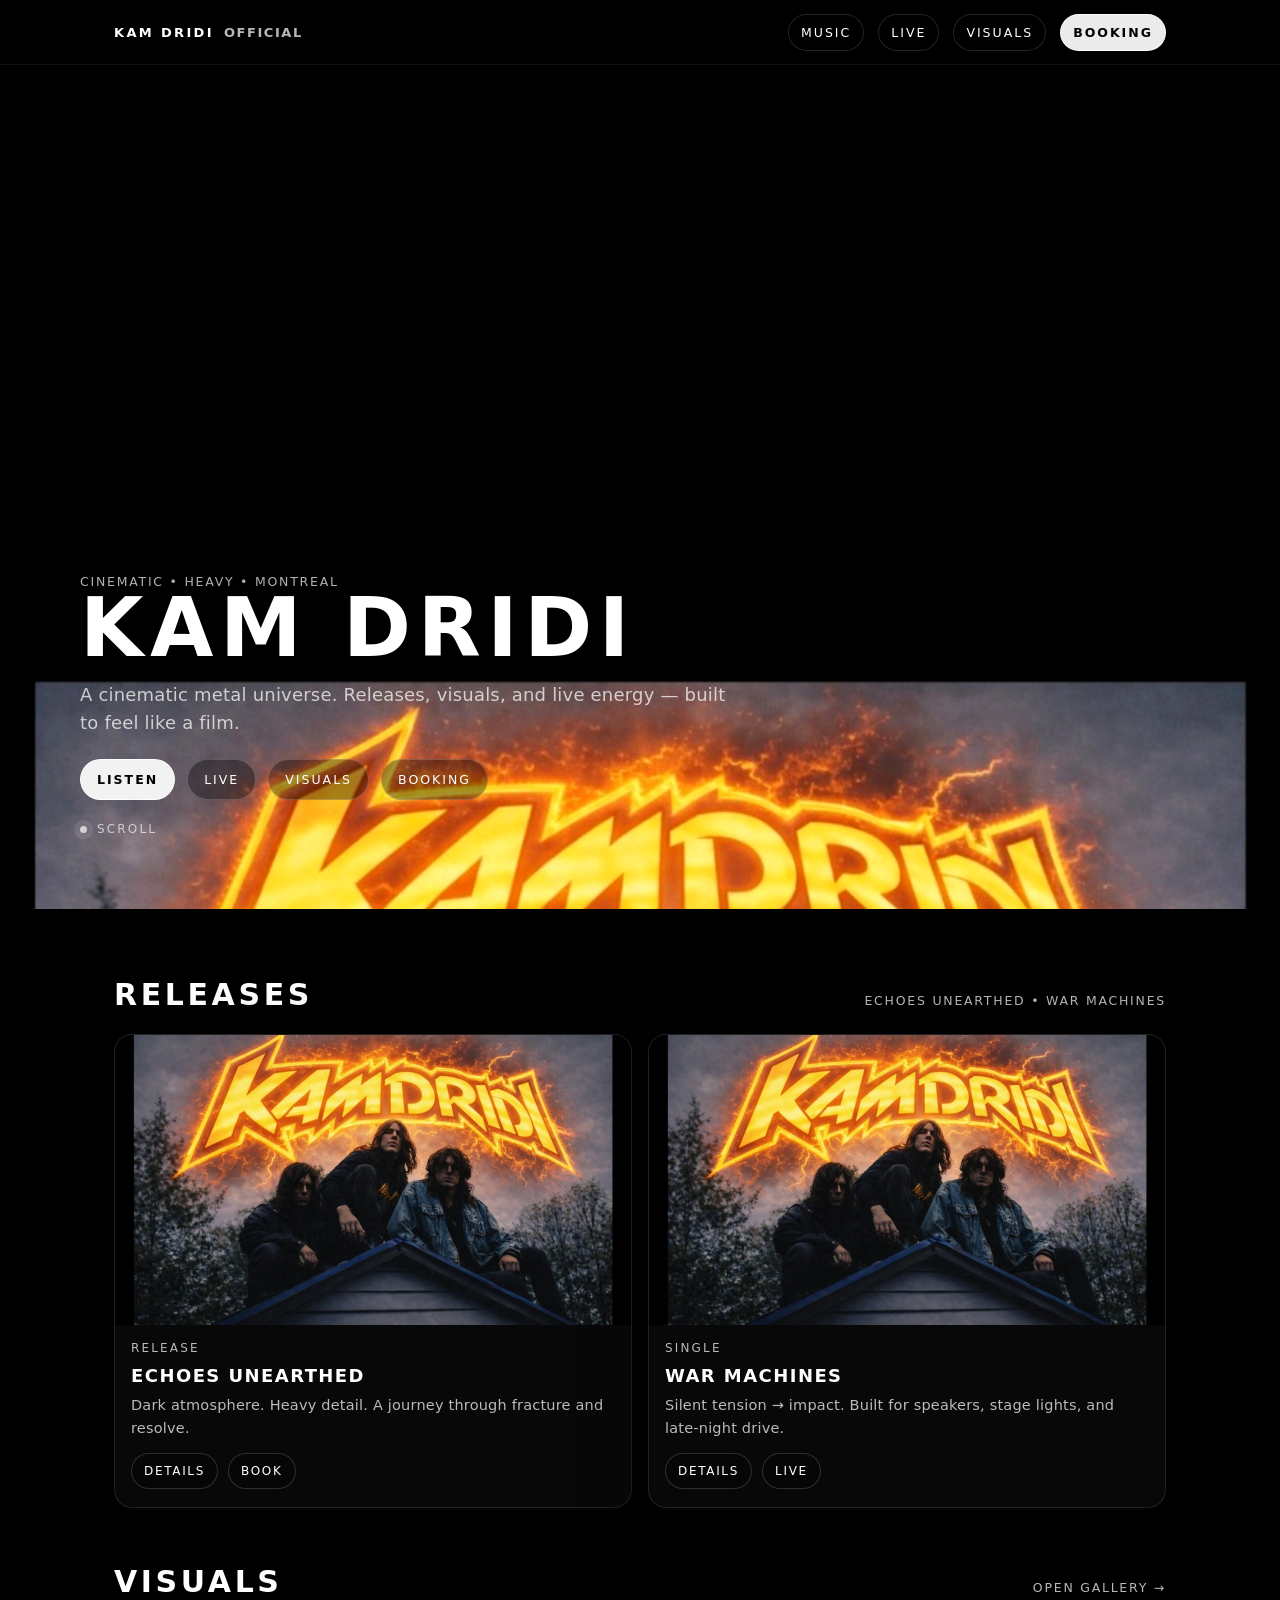
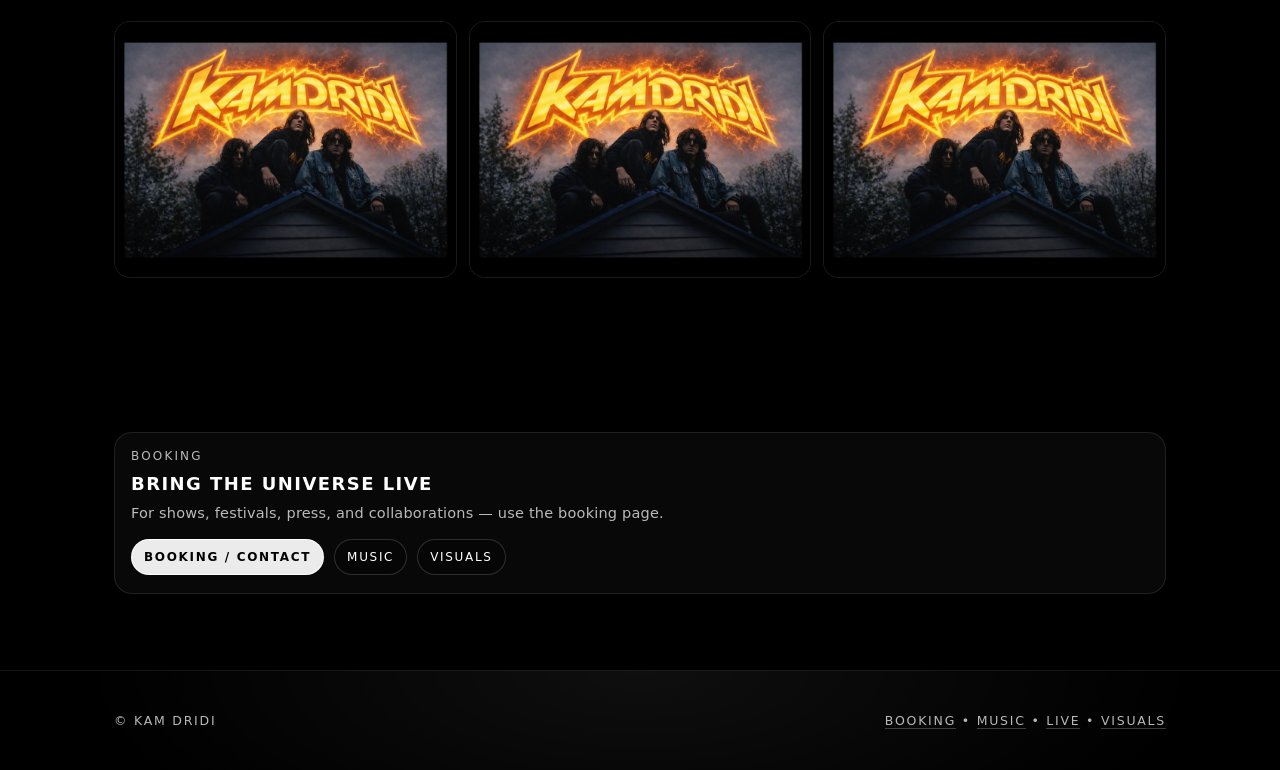
<file: index.html>
<!doctype html>
<html lang="en">
<head>
  <meta charset="utf-8" />
  <meta name="viewport" content="width=device-width, initial-scale=1" />
  <title>Kam Dridi — Official</title>
  <meta name="description" content="Kam Dridi — cinematic metal universe. Music, live, visuals, booking."/>
  <link rel="stylesheet" href="style.css" />
</head>
<body>
  <header class="nav">
    <div class="container nav-inner">
      <a class="brand" href="index.html">KAM DRIDI <span>OFFICIAL</span></a>
      <nav class="nav-links">
        <a href="music.html">Music</a>
        <a href="live.html">Live</a>
        <a href="visuals.html">Visuals</a>
        <a class="primary" href="booking.html">Booking</a>
      </nav>
    </div>
  </header>

  <main>
    <section class="hero" id="top">
      <div class="hero-media">
        <img src="assets/images/hero-kamdridi-fire.jpg" alt="Kam Dridi hero" />
      </div>
      <div class="container hero-inner">
        <div class="small">Cinematic • Heavy • Montreal</div>
        <h1 class="hero-title">KAM DRIDI</h1>
        <p class="hero-sub">
          A cinematic metal universe. Releases, visuals, and live energy — built to feel like a film.
        </p>
        <div class="hero-cta">
          <a class="btn primary" href="music.html">Listen</a>
          <a class="btn" href="live.html">Live</a>
          <a class="btn" href="visuals.html">Visuals</a>
          <a class="btn" href="booking.html">Booking</a>
        </div>
        <div class="scrollcue"><span class="dot"></span> Scroll</div>
      </div>
    </section>

    <section class="section">
      <div class="container">
        <div class="section-title">
          <h2>Releases</h2>
          <div class="small">Echoes Unearthed • War Machines</div>
        </div>

        <div class="cards">
          <article class="card span-6">
            <div class="card-media">
              <img src="assets/images/echoes-unearthed.jpg" alt="Echoes Unearthed cover"/>
            </div>
            <div class="card-body">
              <p class="card-kicker">Release</p>
              <h3 class="card-title">Echoes Unearthed</h3>
              <p class="card-text">Dark atmosphere. Heavy detail. A journey through fracture and resolve.</p>
              <div class="card-actions">
                <a href="music.html#echoes">Details</a>
                <a href="booking.html">Book</a>
              </div>
            </div>
          </article>

          <article class="card span-6">
            <div class="card-media">
              <img src="assets/images/war-machines.jpg" alt="War Machines cover"/>
            </div>
            <div class="card-body">
              <p class="card-kicker">Single</p>
              <h3 class="card-title">War Machines</h3>
              <p class="card-text">Silent tension → impact. Built for speakers, stage lights, and late-night drive.</p>
              <div class="card-actions">
                <a href="music.html#war">Details</a>
                <a href="live.html">Live</a>
              </div>
            </div>
          </article>
        </div>

        <div class="spacer"></div>

        <div class="section-title">
          <h2>Visuals</h2>
          <a class="small" href="visuals.html">Open gallery →</a>
        </div>

        <div class="gallery">
          <a class="tile" href="visuals.html#v1"><img src="assets/images/hero-kamdridi-fire.jpg" alt="Visual 1"/></a>
          <a class="tile" href="visuals.html#v2"><img src="assets/images/echoes-unearthed.jpg" alt="Visual 2"/></a>
          <a class="tile" href="visuals.html#v3"><img src="assets/images/war-machines.jpg" alt="Visual 3"/></a>
        </div>
      </div>
    </section>

    <section class="section">
      <div class="container">
        <div class="card span-12">
          <div class="card-body">
            <p class="card-kicker">Booking</p>
            <h3 class="card-title">Bring the universe live</h3>
            <p class="card-text">For shows, festivals, press, and collaborations — use the booking page.</p>
            <div class="card-actions">
              <a class="btn primary" href="booking.html">Booking / Contact</a>
              <a class="btn" href="music.html">Music</a>
              <a class="btn" href="visuals.html">Visuals</a>
            </div>
          </div>
        </div>
      </div>
    </section>
  </main>

  <footer class="footer">
    <div class="container footer-grid">
      <div class="small">© Kam Dridi</div>
      <div class="small">
        <a href="booking.html">Booking</a> •
        <a href="music.html">Music</a> •
        <a href="live.html">Live</a> •
        <a href="visuals.html">Visuals</a>
      </div>
    </div>
  </footer>
</body>
</html>
</file>
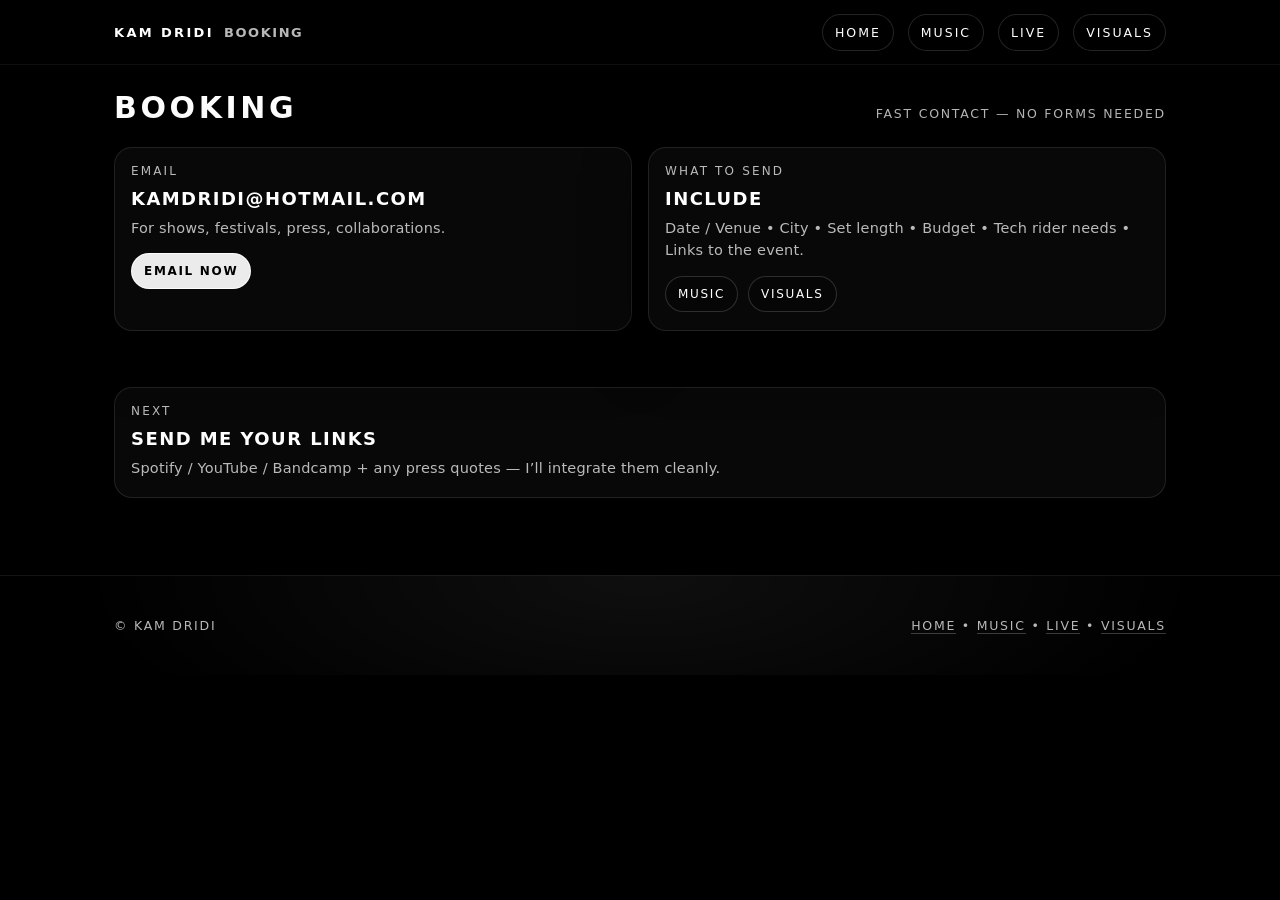
<file: booking.html>
<!doctype html>
<html lang="en">
<head>
  <meta charset="utf-8" />
  <meta name="viewport" content="width=device-width, initial-scale=1" />
  <title>Kam Dridi — Booking</title>
  <meta name="description" content="Kam Dridi booking and contact."/>
  <link rel="stylesheet" href="style.css" />
</head>
<body>
  <header class="nav">
    <div class="container nav-inner">
      <a class="brand" href="index.html">KAM DRIDI <span>BOOKING</span></a>
      <nav class="nav-links">
        <a href="index.html">Home</a>
        <a href="music.html">Music</a>
        <a href="live.html">Live</a>
        <a href="visuals.html">Visuals</a>
      </nav>
    </div>
  </header>

  <main class="section" style="padding-top:90px">
    <div class="container">
      <div class="section-title">
        <h2>Booking</h2>
        <div class="small">Fast contact — no forms needed</div>
      </div>

      <div class="cards">
        <article class="card span-6">
          <div class="card-body">
            <p class="card-kicker">Email</p>
            <h3 class="card-title">kamdridi@hotmail.com</h3>
            <p class="card-text">For shows, festivals, press, collaborations.</p>
            <div class="card-actions">
              <a class="btn primary" href="mailto:kamdridi@hotmail.com?subject=Booking%20-%20Kam%20Dridi">Email now</a>
            </div>
          </div>
        </article>

        <article class="card span-6">
          <div class="card-body">
            <p class="card-kicker">What to send</p>
            <h3 class="card-title">Include</h3>
            <p class="card-text">
              Date / Venue • City • Set length • Budget • Tech rider needs • Links to the event.
            </p>
            <div class="card-actions">
              <a href="music.html">Music</a>
              <a href="visuals.html">Visuals</a>
            </div>
          </div>
        </article>
      </div>

      <div class="spacer"></div>

      <div class="card span-12">
        <div class="card-body">
          <p class="card-kicker">Next</p>
          <h3 class="card-title">Send me your links</h3>
          <p class="card-text">Spotify / YouTube / Bandcamp + any press quotes — I’ll integrate them cleanly.</p>
        </div>
      </div>

    </div>
  </main>

  <footer class="footer">
    <div class="container footer-grid">
      <div class="small">© Kam Dridi</div>
      <div class="small"><a href="index.html">Home</a> • <a href="music.html">Music</a> • <a href="live.html">Live</a> • <a href="visuals.html">Visuals</a></div>
    </div>
  </footer>
</body>
</html>
</file>
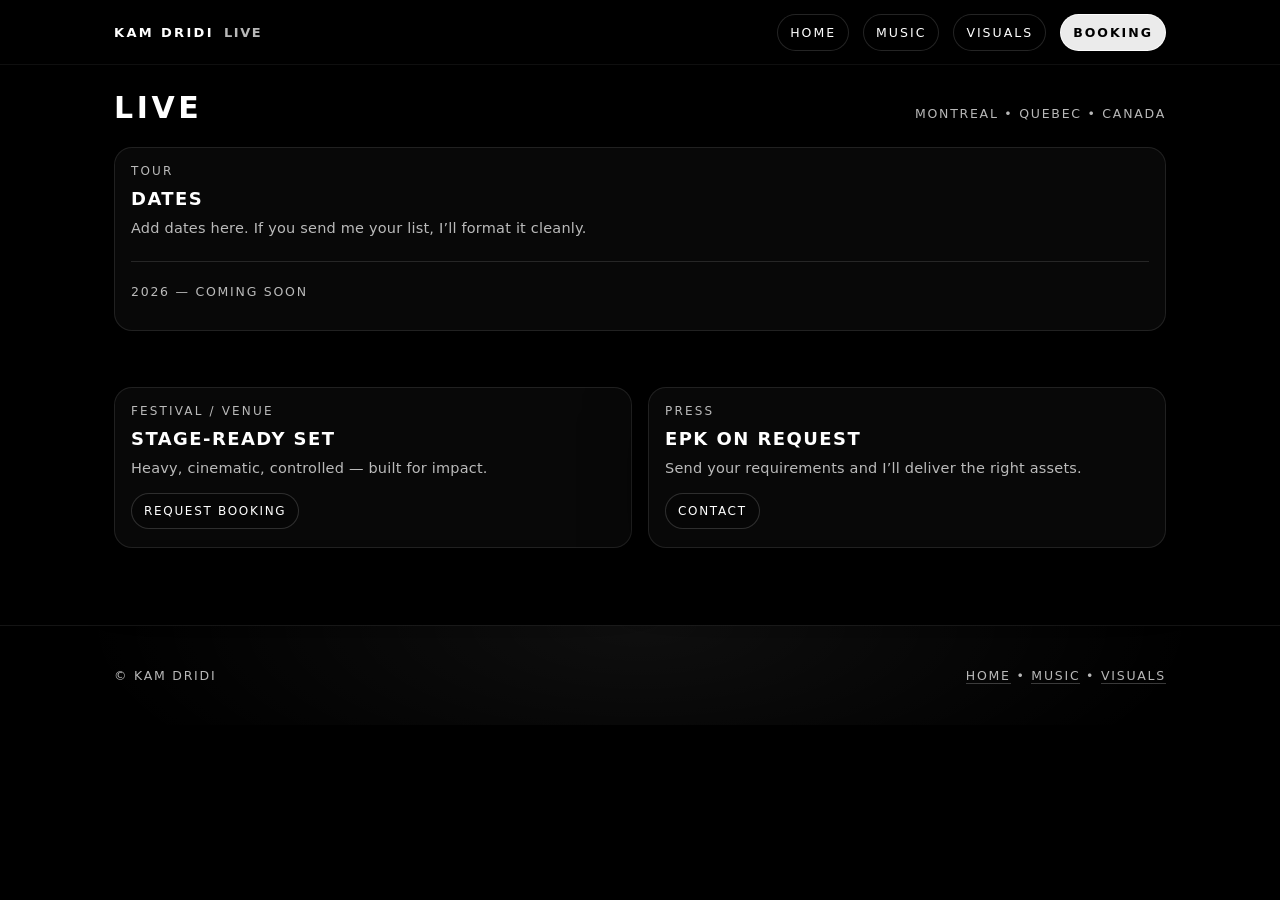
<file: live.html>
<!doctype html>
<html lang="en">
<head>
  <meta charset="utf-8" />
  <meta name="viewport" content="width=device-width, initial-scale=1" />
  <title>Kam Dridi — Live</title>
  <meta name="description" content="Kam Dridi live — dates and booking."/>
  <link rel="stylesheet" href="style.css" />
</head>
<body>
  <header class="nav">
    <div class="container nav-inner">
      <a class="brand" href="index.html">KAM DRIDI <span>LIVE</span></a>
      <nav class="nav-links">
        <a href="index.html">Home</a>
        <a href="music.html">Music</a>
        <a href="visuals.html">Visuals</a>
        <a class="primary" href="booking.html">Booking</a>
      </nav>
    </div>
  </header>

  <main class="section" style="padding-top:90px">
    <div class="container">
      <div class="section-title">
        <h2>Live</h2>
        <div class="small">Montreal • Quebec • Canada</div>
      </div>

      <div class="card span-12">
        <div class="card-body">
          <p class="card-kicker">Tour</p>
          <h3 class="card-title">Dates</h3>
          <p class="card-text">Add dates here. If you send me your list, I’ll format it cleanly.</p>
          <div class="hr"></div>
          <p class="small">2026 — coming soon</p>
        </div>
      </div>

      <div class="spacer"></div>

      <div class="cards">
        <article class="card span-6">
          <div class="card-body">
            <p class="card-kicker">Festival / venue</p>
            <h3 class="card-title">Stage-ready set</h3>
            <p class="card-text">Heavy, cinematic, controlled — built for impact.</p>
            <div class="card-actions">
              <a href="booking.html">Request booking</a>
            </div>
          </div>
        </article>
        <article class="card span-6">
          <div class="card-body">
            <p class="card-kicker">Press</p>
            <h3 class="card-title">EPK on request</h3>
            <p class="card-text">Send your requirements and I’ll deliver the right assets.</p>
            <div class="card-actions">
              <a href="booking.html">Contact</a>
            </div>
          </div>
        </article>
      </div>
    </div>
  </main>

  <footer class="footer">
    <div class="container footer-grid">
      <div class="small">© Kam Dridi</div>
      <div class="small"><a href="index.html">Home</a> • <a href="music.html">Music</a> • <a href="visuals.html">Visuals</a></div>
    </div>
  </footer>
</body>
</html>
</file>
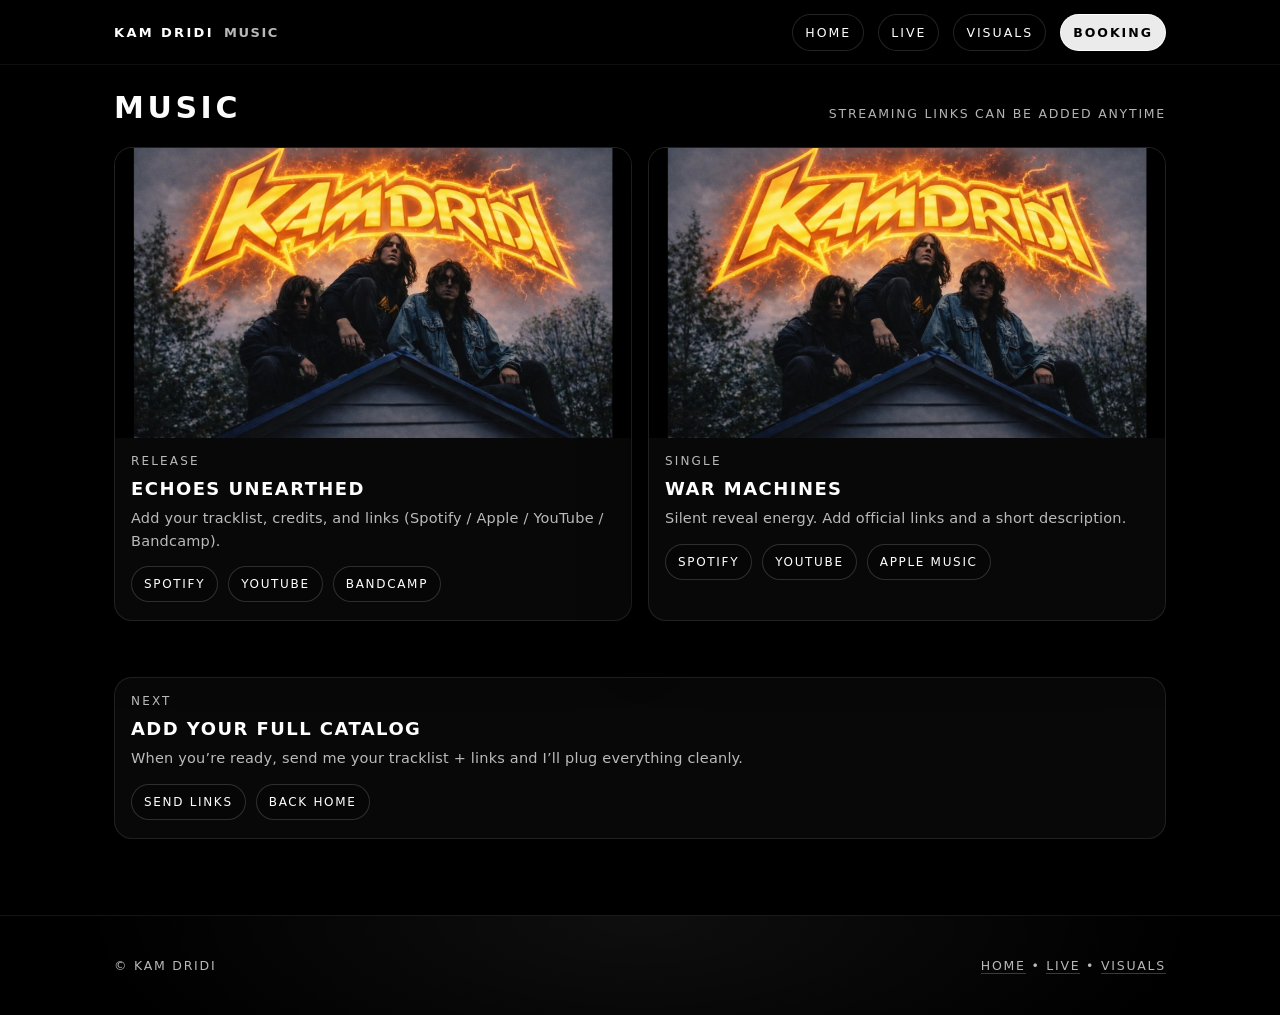
<file: music.html>
<!doctype html>
<html lang="en">
<head>
  <meta charset="utf-8" />
  <meta name="viewport" content="width=device-width, initial-scale=1" />
  <title>Kam Dridi — Music</title>
  <meta name="description" content="Kam Dridi music — releases and streaming links."/>
  <link rel="stylesheet" href="style.css" />
</head>
<body>
  <header class="nav">
    <div class="container nav-inner">
      <a class="brand" href="index.html">KAM DRIDI <span>MUSIC</span></a>
      <nav class="nav-links">
        <a href="index.html">Home</a>
        <a href="live.html">Live</a>
        <a href="visuals.html">Visuals</a>
        <a class="primary" href="booking.html">Booking</a>
      </nav>
    </div>
  </header>

  <main class="section" style="padding-top:90px">
    <div class="container">
      <div class="section-title">
        <h2>Music</h2>
        <div class="small">Streaming links can be added anytime</div>
      </div>

      <div class="cards" id="echoes">
        <article class="card span-6">
          <div class="card-media"><img src="assets/images/echoes-unearthed.jpg" alt="Echoes Unearthed"/></div>
          <div class="card-body">
            <p class="card-kicker">Release</p>
            <h3 class="card-title">Echoes Unearthed</h3>
            <p class="card-text">Add your tracklist, credits, and links (Spotify / Apple / YouTube / Bandcamp).</p>
            <div class="card-actions">
              <a href="#" title="Replace with your link">Spotify</a>
              <a href="#" title="Replace with your link">YouTube</a>
              <a href="#" title="Replace with your link">Bandcamp</a>
            </div>
          </div>
        </article>

        <article class="card span-6" id="war">
          <div class="card-media"><img src="assets/images/war-machines.jpg" alt="War Machines"/></div>
          <div class="card-body">
            <p class="card-kicker">Single</p>
            <h3 class="card-title">War Machines</h3>
            <p class="card-text">Silent reveal energy. Add official links and a short description.</p>
            <div class="card-actions">
              <a href="#" title="Replace with your link">Spotify</a>
              <a href="#" title="Replace with your link">YouTube</a>
              <a href="#" title="Replace with your link">Apple Music</a>
            </div>
          </div>
        </article>
      </div>

      <div class="spacer"></div>
      <div class="card span-12">
        <div class="card-body">
          <p class="card-kicker">Next</p>
          <h3 class="card-title">Add your full catalog</h3>
          <p class="card-text">When you’re ready, send me your tracklist + links and I’ll plug everything cleanly.</p>
          <div class="card-actions">
            <a class="btn" href="booking.html">Send links</a>
            <a class="btn" href="index.html">Back home</a>
          </div>
        </div>
      </div>

    </div>
  </main>

  <footer class="footer">
    <div class="container footer-grid">
      <div class="small">© Kam Dridi</div>
      <div class="small"><a href="index.html">Home</a> • <a href="live.html">Live</a> • <a href="visuals.html">Visuals</a></div>
    </div>
  </footer>
</body>
</html>
</file>
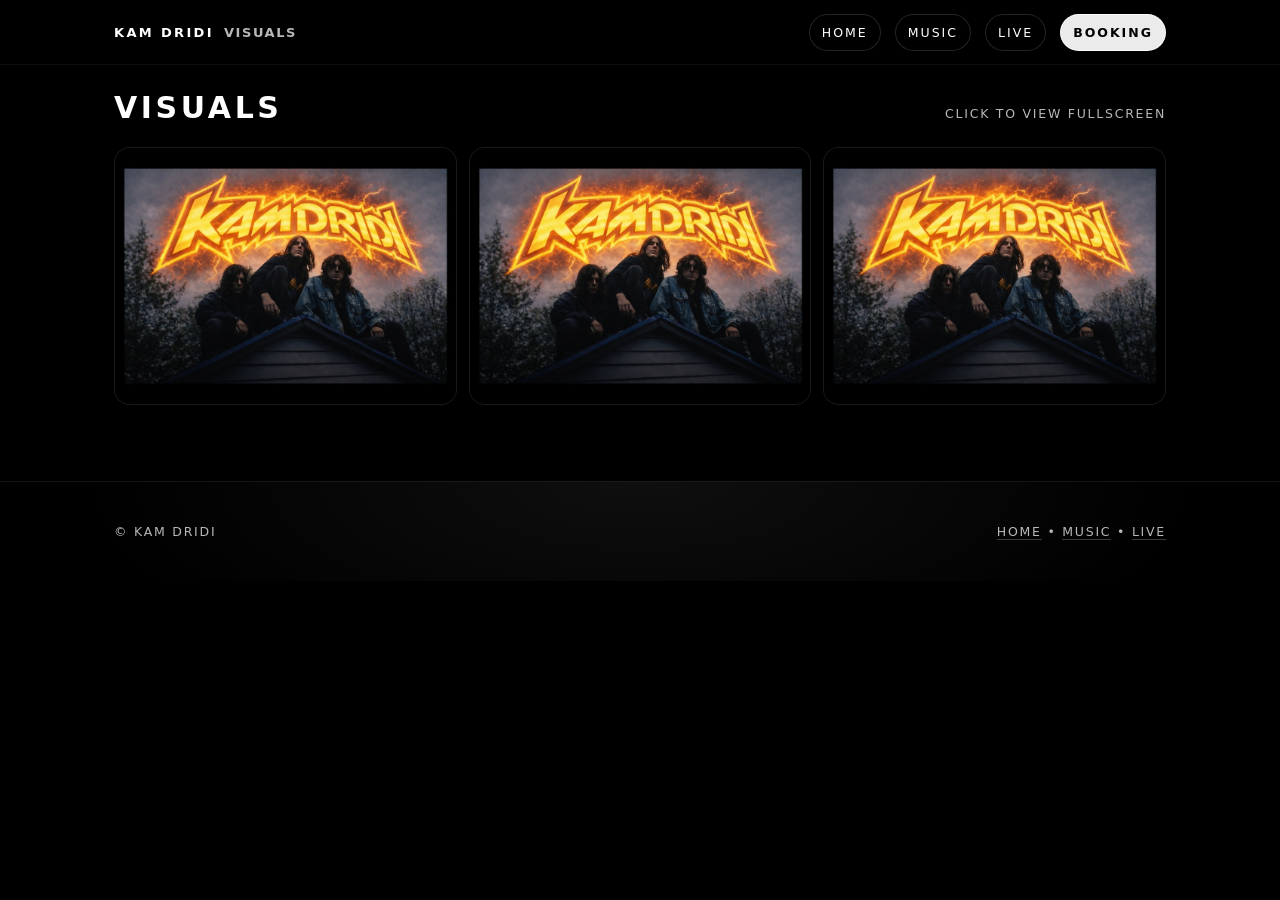
<file: visuals.html>
<!doctype html>
<html lang="en">
<head>
  <meta charset="utf-8" />
  <meta name="viewport" content="width=device-width, initial-scale=1" />
  <title>Kam Dridi — Visuals</title>
  <meta name="description" content="Kam Dridi visuals — gallery."/>
  <link rel="stylesheet" href="style.css" />
</head>
<body>
  <header class="nav">
    <div class="container nav-inner">
      <a class="brand" href="index.html">KAM DRIDI <span>VISUALS</span></a>
      <nav class="nav-links">
        <a href="index.html">Home</a>
        <a href="music.html">Music</a>
        <a href="live.html">Live</a>
        <a class="primary" href="booking.html">Booking</a>
      </nav>
    </div>
  </header>

  <main class="section" style="padding-top:90px">
    <div class="container">
      <div class="section-title">
        <h2>Visuals</h2>
        <div class="small">Click to view fullscreen</div>
      </div>

      <div class="gallery">
        <a class="tile" href="#v1"><img src="assets/images/hero-kamdridi-fire.jpg" alt="Kam Dridi Visual 1"/></a>
        <a class="tile" href="#v2"><img src="assets/images/echoes-unearthed.jpg" alt="Kam Dridi Visual 2"/></a>
        <a class="tile" href="#v3"><img src="assets/images/war-machines.jpg" alt="Kam Dridi Visual 3"/></a>
      </div>
    </div>
  </main>

  <!-- Lightboxes -->
  <section id="v1" class="lightbox">
    <a class="lightbox-close" href="visuals.html">Close</a>
    <div class="lightbox-inner"><img src="assets/images/hero-kamdridi-fire.jpg" alt="Kam Dridi Visual 1 fullscreen"/></div>
  </section>

  <section id="v2" class="lightbox">
    <a class="lightbox-close" href="visuals.html">Close</a>
    <div class="lightbox-inner"><img src="assets/images/echoes-unearthed.jpg" alt="Kam Dridi Visual 2 fullscreen"/></div>
  </section>

  <section id="v3" class="lightbox">
    <a class="lightbox-close" href="visuals.html">Close</a>
    <div class="lightbox-inner"><img src="assets/images/war-machines.jpg" alt="Kam Dridi Visual 3 fullscreen"/></div>
  </section>

  <footer class="footer">
    <div class="container footer-grid">
      <div class="small">© Kam Dridi</div>
      <div class="small"><a href="index.html">Home</a> • <a href="music.html">Music</a> • <a href="live.html">Live</a></div>
    </div>
  </footer>
</body>
</html>
</file>
<file: style.css>
/* KAM DRIDI — V9 RICH (no JS) */
:root{
  --bg:#000;
  --fg:#fff;
  --muted:rgba(255,255,255,.72);
  --line:rgba(255,255,255,.12);
  --shadow: 0 18px 60px rgba(0,0,0,.55);
  --max: 1120px;
  --pad: clamp(18px, 3vw, 34px);
  --radius: 18px;
  --accent: rgba(255,255,255,.92);
}

*{box-sizing:border-box}
html,body{height:100%}
body{
  margin:0;
  background:var(--bg);
  color:var(--fg);
  font-family: ui-sans-serif, system-ui, -apple-system, Segoe UI, Roboto, Helvetica, Arial, "Apple Color Emoji","Segoe UI Emoji";
  letter-spacing:.2px;
}
a{color:inherit; text-decoration:none}
a:hover{opacity:.9}
img{max-width:100%; display:block}
.container{max-width:var(--max); margin:0 auto; padding:0 var(--pad)}
.spacer{height:clamp(26px,5vw,56px)}
.small{font-size:12.5px; letter-spacing:.14em; text-transform:uppercase; color:var(--muted)}
.hr{height:1px; background:var(--line); margin:22px 0}

/* NAV */
.nav{
  position:fixed; inset:0 0 auto 0;
  z-index:50;
  backdrop-filter: blur(10px);
  background:linear-gradient(to bottom, rgba(0,0,0,.72), rgba(0,0,0,.08));
  border-bottom:1px solid rgba(255,255,255,.06);
}
.nav-inner{
  display:flex; align-items:center; justify-content:space-between;
  height:64px;
}
.brand{
  display:flex; align-items:baseline; gap:10px;
  font-weight:700;
  letter-spacing:.18em;
  text-transform:uppercase;
  font-size:13px;
}
.brand span{color:var(--muted); font-weight:600; letter-spacing:.12em}
.nav-links{display:flex; gap:14px; align-items:center; flex-wrap:wrap}
.nav-links a{
  font-size:12.5px;
  letter-spacing:.16em;
  text-transform:uppercase;
  padding:10px 12px;
  border-radius:999px;
  border:1px solid rgba(255,255,255,.14);
  background:rgba(0,0,0,.25);
}
.nav-links a.primary{
  background:rgba(255,255,255,.92);
  color:#000;
  border-color:rgba(255,255,255,.92);
  font-weight:700;
}

/* HERO */
.hero{
  min-height:100vh;
  position:relative;
  display:flex;
  align-items:flex-end;
  padding-top:64px;
}
.hero::before{
  content:"";
  position:absolute; inset:0;
  background:
    radial-gradient(1200px 700px at 30% 30%, rgba(255,255,255,.10), rgba(0,0,0,0) 55%),
    linear-gradient(to top, rgba(0,0,0,.92) 0%, rgba(0,0,0,.55) 36%, rgba(0,0,0,.18) 66%, rgba(0,0,0,.70) 100%);
  pointer-events:none;
}
.hero-media{
  position:absolute; inset:0;
  background:#000;
}
.hero-media img{
  width:100%; height:100%;
  object-fit:cover;
  object-position:center 18%;
  filter: contrast(1.05) saturate(1.06);
  transform: scale(1.02);
}
.hero-inner{
  position:relative;
  width:100%;
  padding: clamp(26px, 6vw, 64px) 0;
}
.hero-title{
  font-size: clamp(42px, 6.4vw, 92px);
  font-weight: 800;
  letter-spacing: .08em;
  text-transform: uppercase;
  line-height: .95;
  margin: 0 0 14px 0;
  text-shadow: 0 18px 60px rgba(0,0,0,.55);
}
.hero-sub{
  max-width: 58ch;
  color: var(--muted);
  font-size: clamp(15px, 1.8vw, 18px);
  line-height: 1.55;
  margin: 0 0 22px 0;
}
.hero-cta{
  display:flex; gap:12px; flex-wrap:wrap; align-items:center;
}
.btn{
  display:inline-flex; align-items:center; justify-content:center;
  padding: 12px 16px;
  border-radius: 999px;
  border: 1px solid rgba(255,255,255,.18);
  background: rgba(0,0,0,.35);
  font-size: 12.5px;
  letter-spacing:.16em;
  text-transform:uppercase;
}
.btn.primary{
  background: rgba(255,255,255,.92);
  color:#000;
  border-color: rgba(255,255,255,.92);
  font-weight:800;
}
.scrollcue{
  margin-top: 22px;
  display:flex; gap:10px; align-items:center;
  color: rgba(255,255,255,.66);
  font-size: 12px;
  letter-spacing:.18em;
  text-transform:uppercase;
}
.dot{width:7px; height:7px; border-radius:50%; background:rgba(255,255,255,.72); box-shadow:0 0 0 6px rgba(255,255,255,.10)}

/* SECTIONS */
.section{
  padding: clamp(42px, 6vw, 80px) 0;
}
.section-title{
  display:flex; align-items:baseline; justify-content:space-between; gap:16px; flex-wrap:wrap;
  margin-bottom: 22px;
}
.section-title h2{
  margin:0;
  font-size: clamp(20px, 2.6vw, 30px);
  letter-spacing:.12em;
  text-transform:uppercase;
}
.cards{display:grid; grid-template-columns: repeat(12, 1fr); gap: 16px}
.card{
  border: 1px solid rgba(255,255,255,.10);
  border-radius: var(--radius);
  overflow:hidden;
  background: rgba(255,255,255,.03);
  box-shadow: var(--shadow);
}
.card-media{aspect-ratio: 16/9; background:#000}
.card-media img{width:100%; height:100%; object-fit:cover}
.card-body{padding: 16px 16px 18px 16px}
.card-kicker{font-size:12px; letter-spacing:.18em; text-transform:uppercase; color:var(--muted); margin:0 0 10px 0}
.card-title{margin:0 0 8px 0; font-size:18px; letter-spacing:.08em; text-transform:uppercase}
.card-text{margin:0; color:var(--muted); line-height:1.55; font-size:14.5px}
.card-actions{margin-top:14px; display:flex; gap:10px; flex-wrap:wrap}
.card-actions a{padding:10px 12px; border-radius:999px; border:1px solid rgba(255,255,255,.16); background:rgba(0,0,0,.22); font-size:12px; letter-spacing:.14em; text-transform:uppercase}

.span-6{grid-column: span 6}
.span-4{grid-column: span 4}
.span-12{grid-column: span 12}

@media (max-width: 900px){
  .span-6{grid-column: span 12}
  .span-4{grid-column: span 12}
  .nav-inner{height:auto; padding:12px 0}
}

/* GALLERY */
.gallery{display:grid; grid-template-columns: repeat(12, 1fr); gap: 12px}
.tile{
  grid-column: span 4;
  border-radius: 16px;
  overflow:hidden;
  border:1px solid rgba(255,255,255,.10);
  background:#000;
  position:relative;
}
.tile img{width:100%; height:100%; object-fit:cover; aspect-ratio: 4/3; transform:scale(1.02)}
.tile::after{
  content:"";
  position:absolute; inset:0;
  background: linear-gradient(to top, rgba(0,0,0,.70), rgba(0,0,0,0) 55%);
  pointer-events:none;
}
@media (max-width: 900px){
  .tile{grid-column: span 12}
}

/* LIGHTBOX via :target */
.lightbox{
  position:fixed; inset:0;
  display:none;
  z-index:100;
  background: rgba(0,0,0,.92);
  padding: 18px;
}
.lightbox:target{display:flex}
.lightbox-inner{
  margin:auto;
  max-width: min(1100px, 96vw);
  max-height: min(86vh, 900px);
  border-radius: 18px;
  overflow:hidden;
  border:1px solid rgba(255,255,255,.16);
  box-shadow: var(--shadow);
  background:#000;
}
.lightbox-inner img{
  width:100%;
  height:100%;
  object-fit:contain;
}
.lightbox-close{
  position:fixed; top:16px; right:16px;
  padding: 10px 12px;
  border-radius:999px;
  border:1px solid rgba(255,255,255,.18);
  background: rgba(0,0,0,.35);
  font-size:12px; letter-spacing:.16em; text-transform:uppercase;
}

/* FOOTER */
.footer{
  padding: 42px 0;
  border-top:1px solid rgba(255,255,255,.08);
  background: radial-gradient(800px 300px at 50% 0%, rgba(255,255,255,.06), rgba(0,0,0,0) 70%);
}
.footer-grid{display:flex; justify-content:space-between; gap:18px; flex-wrap:wrap}
.footer a{border-bottom:1px solid rgba(255,255,255,.22)}
</file>
